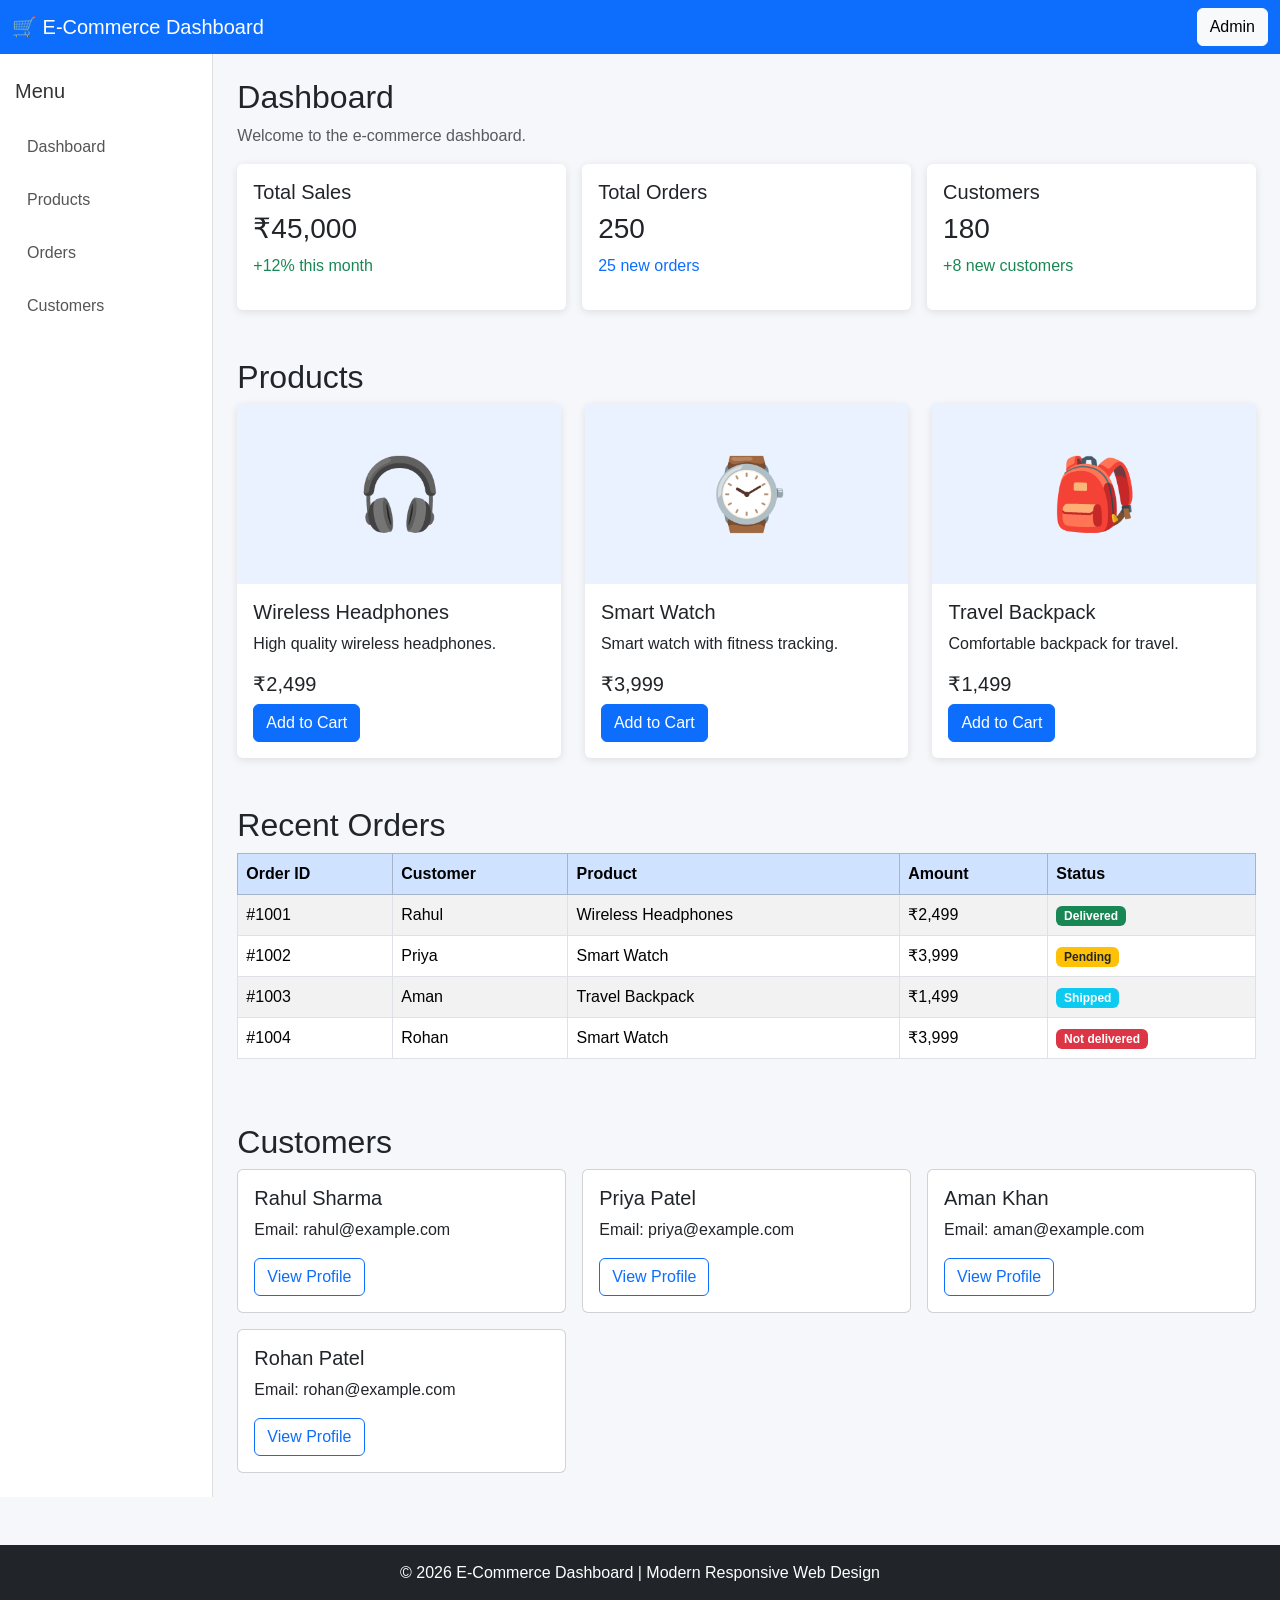
<file: WEB/exp1/index.html>
<!DOCTYPE html>
<html lang="en">

<!-- 1. Modern Responsive Web Design – CO1 -->

<!-- Create a responsive e-commerce dashboard using HTML5, CSS3, Bootstrap 5, and CSS Grid/Flexbox. Perform accessibility testing and responsive validation using browser developer tools. -->

<head>
    <meta charset="UTF-8">
    <meta name="viewport" content="width=device-width, initial-scale=1.0">

    <title>E-Commerce Dashboard</title>

    <!-- Bootstrap 5 -->
    <link href="https://cdn.jsdelivr.net/npm/bootstrap@5.3.3/dist/css/bootstrap.min.css" rel="stylesheet">

    <!-- Custom CSS -->
    <link rel="stylesheet" href="style.css">
</head>

<body>

    <!-- Navbar -->
    <nav class="navbar navbar-dark bg-primary">
        <div class="container-fluid">
            <span class="navbar-brand mb-0 h1">
                🛒 E-Commerce Dashboard
            </span>

            <button class="btn btn-light" onclick="showMessage()">
                Admin
            </button>
        </div>
    </nav>


    <div class="container-fluid">
        <div class="row">

            <!-- Sidebar -->
            <div class="col-md-3 col-lg-2 sidebar">

                <h5>Menu</h5>

                <a href="#dashboard">Dashboard</a>
                <a href="#products">Products</a>
                <a href="#orders">Orders</a>
                <a href="#customers">Customers</a>

            </div>


            <!-- Main Content -->
            <main class="col-md-9 col-lg-10 p-4">

                <!-- Dashboard -->
                <section id="dashboard">

                    <h2>Dashboard</h2>
                    <p class="text-muted">
                        Welcome to the e-commerce dashboard.
                    </p>


                    <!-- Summary Cards -->
                    <div class="row g-3">

                        <div class="col-md-4">
                            <div class="card dashboard-card ">
                                <div class="card-body">
                                    <h5>Total Sales</h5>
                                    <h3>₹45,000</h3>
                                    <p class="text-success">
                                        +12% this month
                                    </p>
                                </div>
                            </div>
                        </div>


                        <div class="col-md-4">
                            <div class="card dashboard-card">
                                <div class="card-body">
                                    <h5>Total Orders</h5>
                                    <h3>250</h3>
                                    <p class="text-primary">
                                        25 new orders
                                    </p>
                                </div>
                            </div>
                        </div>


                        <div class="col-md-4">
                            <div class="card dashboard-card">
                                <div class="card-body">
                                    <h5>Customers</h5>
                                    <h3>180</h3>
                                    <p class="text-success">
                                        +8 new customers
                                    </p>
                                </div>
                            </div>
                        </div>

                    </div>

                </section>


                <!-- Products -->
                <section id="products" class="mt-5">

                    <h2>Products</h2>

                    <div class="row g-4">

                        <!-- Product 1 -->
                        <div class="col-sm-6 col-lg-4">

                            <div class="card product-card">

                                <div class="product-image">
                                    🎧
                                </div>

                                <div class="card-body">

                                    <h5 class="card-title">
                                        Wireless Headphones
                                    </h5>

                                    <p class="card-text">
                                        High quality wireless headphones.
                                    </p>

                                    <h5>₹2,499</h5>

                                    <button class="btn btn-primary" onclick="addToCart('Wireless Headphones')">
                                        Add to Cart
                                    </button>

                                </div>

                            </div>

                        </div>


                        <!-- Product 2 -->
                        <div class="col-sm-6 col-lg-4">

                            <div class="card product-card">
                                <div class="product-image">
                                    ⌚
                                </div>
                                <div class="card-body">

                                    <h5 class="card-title">
                                        Smart Watch
                                    </h5>

                                    <p class="card-text">
                                        Smart watch with fitness tracking.
                                    </p>

                                    <h5>₹3,999</h5>

                                    <button class="btn btn-primary" onclick="addToCart('Smart Watch')">
                                        Add to Cart
                                    </button>

                                </div>

                            </div>

                        </div>


                        <!-- Product 3 -->
                        <div class="col-sm-6 col-lg-4">
                            <div class="card product-card">
                                <div class="product-image">
                                    🎒
                                </div>
                                <div class="card-body">
                                    <h5 class="card-title">
                                        Travel Backpack
                                    </h5>
                                    <p class="card-text">
                                        Comfortable backpack for travel.
                                    </p>
                                    <h5>₹1,499</h5>
                                    <button class="btn btn-primary" onclick="addToCart('Travel Backpack')">
                                        Add to Cart
                                    </button>
                                </div>
                            </div>
                        </div>
                    </div>

                </section>


                <!-- Orders -->
                <section id="orders" class="mt-5">

                    <h2>Recent Orders</h2>

                    <div class="table-responsive">

                        <table class="table table-bordered table-striped">

                            <thead class="table-primary">

                                <tr>
                                    <th>Order ID</th>
                                    <th>Customer</th>
                                    <th>Product</th>
                                    <th>Amount</th>
                                    <th>Status</th>
                                </tr>

                            </thead>

                            <tbody>

                                <tr>
                                    <td>#1001</td>
                                    <td>Rahul</td>
                                    <td>Wireless Headphones</td>
                                    <td>₹2,499</td>
                                    <td>
                                        <span class="badge bg-success">
                                            Delivered
                                        </span>
                                    </td>
                                </tr>

                                <tr>
                                    <td>#1002</td>
                                    <td>Priya</td>
                                    <td>Smart Watch</td>
                                    <td>₹3,999</td>
                                    <td>
                                        <span class="badge bg-warning text-dark">
                                            Pending
                                        </span>
                                    </td>
                                </tr>

                                <tr>
                                    <td>#1003</td>
                                    <td>Aman</td>
                                    <td>Travel Backpack</td>
                                    <td>₹1,499</td>
                                    <td>
                                        <span class="badge bg-info">
                                            Shipped
                                        </span>
                                    </td>
                                </tr>

                                <tr>
                                    <td>#1004</td>
                                    <td>Rohan</td>
                                    <td>Smart Watch</td>
                                    <td>₹3,999</td>
                                    <td>
                                        <span class=" badge bg-danger">Not delivered</span>
                                    </td>
                                </tr>

                            </tbody>

                        </table>

                    </div>

                </section>


                <!-- Customers -->
                <section id="customers" class="mt-5">

                    <h2>Customers</h2>

                    <div class="row g-3">

                        <div class="col-md-4">
                            <div class="card">
                                <div class="card-body">
                                    <h5>Rahul Sharma</h5>
                                    <p>Email: rahul@example.com</p>
                                    <button class="btn btn-outline-primary">
                                        View Profile
                                    </button>
                                </div>
                            </div>
                        </div>

                        <div class="col-md-4">
                            <div class="card">
                                <div class="card-body">
                                    <h5>Priya Patel</h5>
                                    <p>Email: priya@example.com</p>
                                    <button class="btn btn-outline-primary">
                                        View Profile
                                    </button>
                                </div>
                            </div>
                        </div>

                        <div class="col-md-4">
                            <div class="card">
                                <div class="card-body">
                                    <h5>Aman Khan</h5>
                                    <p>Email: aman@example.com</p>
                                    <button class="btn btn-outline-primary">
                                        View Profile
                                    </button>
                                </div>
                            </div>
                        </div>

                        <div class="col-md-4">
                            <div class="card">
                                <div class="card-body">
                                    <h5>Rohan Patel</h5>
                                    <p>Email: rohan@example.com</p>
                                    <button class="btn btn-outline-primary">
                                        View Profile
                                    </button>

                                </div>

                            </div>

                        </div>

                    </div>

                </section>

            </main>

        </div>
    </div>


    <!-- Footer -->
    <footer class="bg-dark text-white text-center p-3 mt-5">

        <p class="mb-0">
            © 2026 E-Commerce Dashboard | Modern Responsive Web Design
        </p>

    </footer>


    <!-- JavaScript -->
    <script src="script.js"></script>

</body>
</html>
</file>
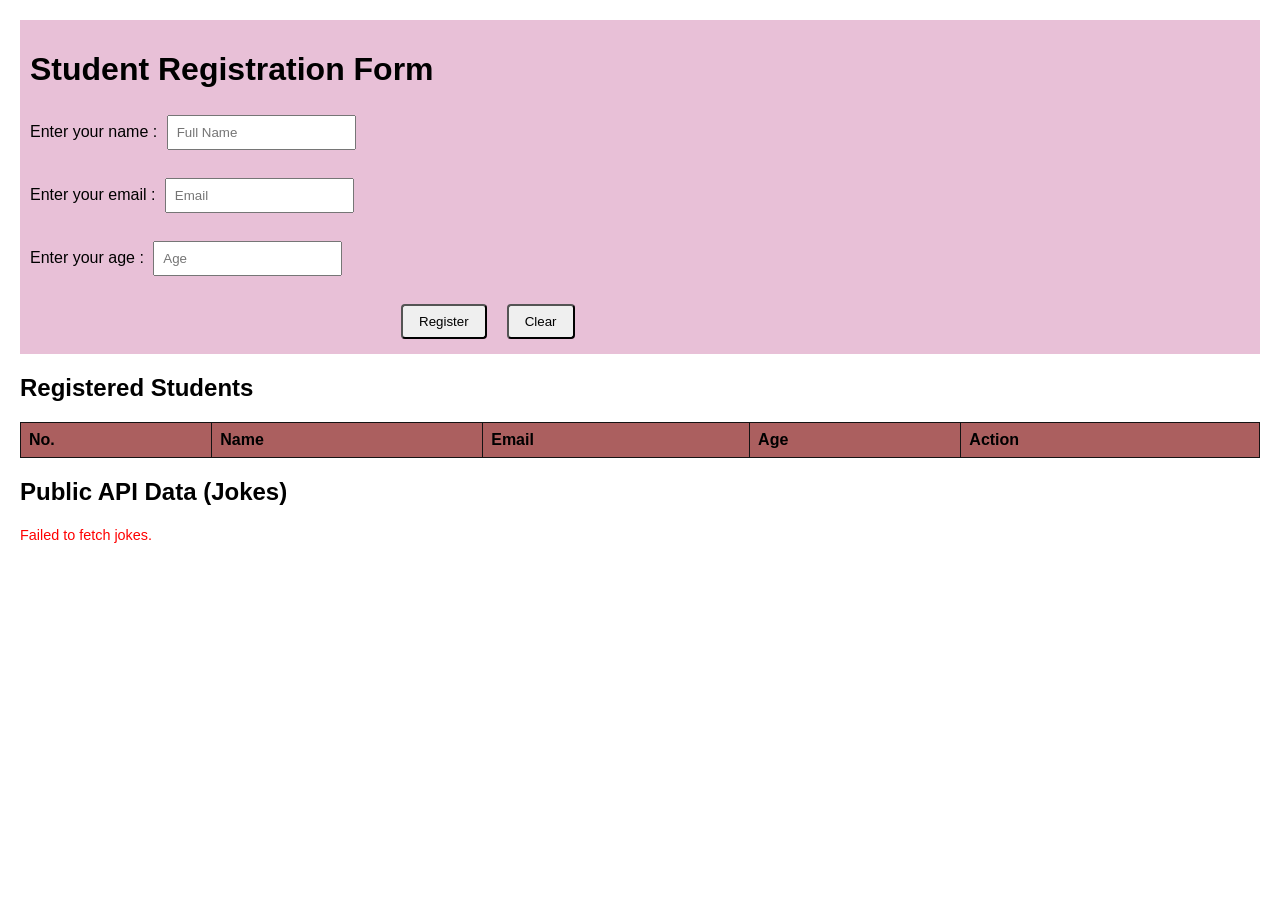
<file: WEB/exp2/index.html>
<!-- 2: JavaScript, JSON and REST APIs – CO2
Develop a student registration portal using JavaScript ES6+, JSON, Local Storage, and Form Validation. 
Consume a public REST API using Fetch API/AJAX and display data dynamically. -->

<!DOCTYPE html>
<html lang="en">

<head>
    <meta charset="UTF-8">
    <meta name="viewport" content="width=device-width, initial-scale=1.0">
    <title>Student Registration Portal</title>

    <style>
        body {
            font-family: Arial, sans-serif;
            margin: 20px;
        }

        main {
            place-items: center;
        }

        .form {
            margin-bottom: 20px;
            padding: 10px;
            background-color: rgb(232, 192, 215);
        }

        input,
        button {
            padding: 8px;
            margin: 5px;
        }

        .btn_grp {
            margin-left: 30%;
            display: flex;
            gap: 10px;
            justify-content: flex-start;
        }

        button {
            padding: 8px 16px;
            cursor: pointer;
            border-radius: 4px;
        }

        .btn-delete {
            background-color: #ff4d4d;
            color: white;
            border: none;
            padding: 4px 8px;
            margin: 0;
            font-size: 0.85em;
        }

        .btn-delete:hover {
            background-color: #cc0000;
        }

        .error {
            color: red;
            font-size: 0.9em;
        }

        table {
            border-collapse: collapse;
            width: 100%;
            margin-top: 10px;
        }

        th,
        td {
            border: 1px solid #141313;
            padding: 8px;
            text-align: left;
        }

        th {
            background-color: #ab5f5f;
        }
    </style>
</head>

<body>

    <main>

        <!-- Registration Form -->
        <div class="form">
            <h1>Student Registration Form</h1>

            <form id="studentForm">
                <label for="name">Enter your name :</label>
                <input type="text" id="name" placeholder="Full Name" required><br><br>

                <label for="email">Enter your email :</label>
                <input type="email" id="email" placeholder="Email" required><br><br>

                <label for="age">Enter your age :</label>
                <input type="number" id="age" placeholder="Age" required><br><br>

                <div class="btn_grp">
                    <button type="submit">Register</button>
                    <button type="reset" id="clearbtn">Clear</button>
                </div>

                <span id="formErr" class="error"></span>
            </form>
        </div>



        <!-- Registered Students -->
        <div class="students">

            <h2>Registered Students</h2>
            <div id="studentList">

                <table id="studentTable">
                    <thead>
                        <tr>
                            <th>No.</th>
                            <th>Name</th>
                            <th>Email</th>
                            <th>Age</th>
                            <th>Action</th>
                        </tr>
                    </thead>

                    <tbody id="studentBody"></tbody>
                </table>
            </div>
        </div>


        <!-- Public Api data -->
        <div class="apiData">
            <h2>Public API Data (Jokes)</h2>
            <div id="Data">Loading  data...</div>
        </div>

    </main>

    <script>

        // Local Storage Handling
        const form = document.getElementById('studentForm');
        const studentTable = document.getElementById('studentTable');
        const studentBody = document.getElementById('studentBody');
        const formError = document.getElementById('formErr');
        const apiDataContainer = document.getElementById('Data');


        // Load students from localStorage
        let students = JSON.parse(localStorage.getItem('students')) || [];


        const delete_Student = (e) => {

        }


        const renderStudents = () => {
            // Fix the header structure to use tr and th properly
            studentBody.innerHTML = ``;

            for (let i = 0; i < students.length; i++) {
                const std_row = document.createElement('tr');

                std_row.innerHTML = `

                    <td>${i + 1}</td>
                    <td>${students[i].name}</td>
                    <td>${students[i].email}</td>
                    <td>${students[i].age}</td>
                     <td>
                        <button class="btn-delete" onclick="deleteStudent(${i})">Delete</button>
                    </td>
                    

                `;

                // This line adds the row to your table
                studentBody.appendChild(std_row);

            }
        }

        // NEW: Function to handle student deletion
        const deleteStudent = (index) => {
            // Remove 1 element at the specific index position
            students.splice(index, 1);

            // Save the newly updated array back to local storage
            localStorage.setItem('students', JSON.stringify(students));

            // Re-draw the table visually
            renderStudents();
        };



        form.addEventListener('submit', e => {
            e.preventDefault();
            const name = document.getElementById('name').value.trim();
            const email = document.getElementById('email').value.trim();
            const age = document.getElementById('age').value.trim();

            // Validation
            if (!name || !email || !age) {
                formError.textContent = 'All fields are required!';
                return;
            }
            if (age < 5 || age > 100) {
                formError.textContent = 'Age must be between 5 and 100.';
                return;
            }
            formError.textContent = '';

            students.push({ name, email, age });

            // Persists student records reliably to storage keys
            localStorage.setItem('students', JSON.stringify(students));

            renderStudents()
            form.reset();
        });


        // REST API Integration: Fetch Jokes
        const fetch_data = () => {
            const url = 'https://official-joke-api.appspot.com/jokes/programming/ten';

            fetch(url, {
                method: 'GET',
                headers: { 'Accept': 'application/json' }
            })
                .then(response => response.json())
                .then(data => {
                    apiDataContainer.innerHTML = '<ul>' + data.map(joke =>
                        `<br> <li>${joke.setup} <br><em>${joke.punchline}</em></li>`
                    ).join('') + '</ul>';
                })
                .catch(err => {
                    console.error(err);
                    apiDataContainer.innerHTML = '<span class="error">Failed to fetch jokes.</span>';
                });
        };




        renderStudents()
        fetch_data()


    </script>

</body>
</html>
</file>
<file: WEB/exp1/style.css>
/* General */
body {
    background-color: #f5f7fa;
    font-family: Arial, sans-serif;
}


/* Sidebar */
.sidebar {
    min-height: 100vh;
    background-color: #ffffff;
    padding: 25px 15px;
    border-right: 1px solid #ddd;
}

.sidebar h5 {
    margin-bottom: 20px;
    color: #333;
}

.sidebar a {
    display: block;
    text-decoration: none;
    color: #555;
    padding: 12px;
    margin-bottom: 5px;
    border-radius: 5px;
}

.sidebar a:hover {
    background-color: #0d6efd;
    color: white;
}


/* Dashboard Cards */
.dashboard-card {
    border: none;
    box-shadow: 0 2px 8px rgba(0, 0, 0, 0.1);
}

.dashboard-card:hover {
    box-shadow: 10px 10px 18px rgba(0, 0, 0, 0.1);
}


/* Product Cards */
.product-card {
    height: 100%;
    border: none;
    box-shadow: 0 2px 8px rgba(0, 0, 0, 0.1);
}

.product-image {
    height: 180px;
    display: flex;
    align-items: center;
    justify-content: center;

    font-size: 70px;

    background-color: #eaf2ff;
}


/* Sections */
section {
    scroll-margin-top: 80px;
}


/* Table */
table {
    background-color: white;
}


/* Mobile */
@media (max-width: 767px) {

    .sidebar {
        min-height: auto;
        border-right: none;
        border-bottom: 1px solid #ddd;
    }

    .sidebar a {
        display: inline-block;
        margin-right: 5px;
    }

    main {
        padding: 20px !important;
    }
}
</file>
